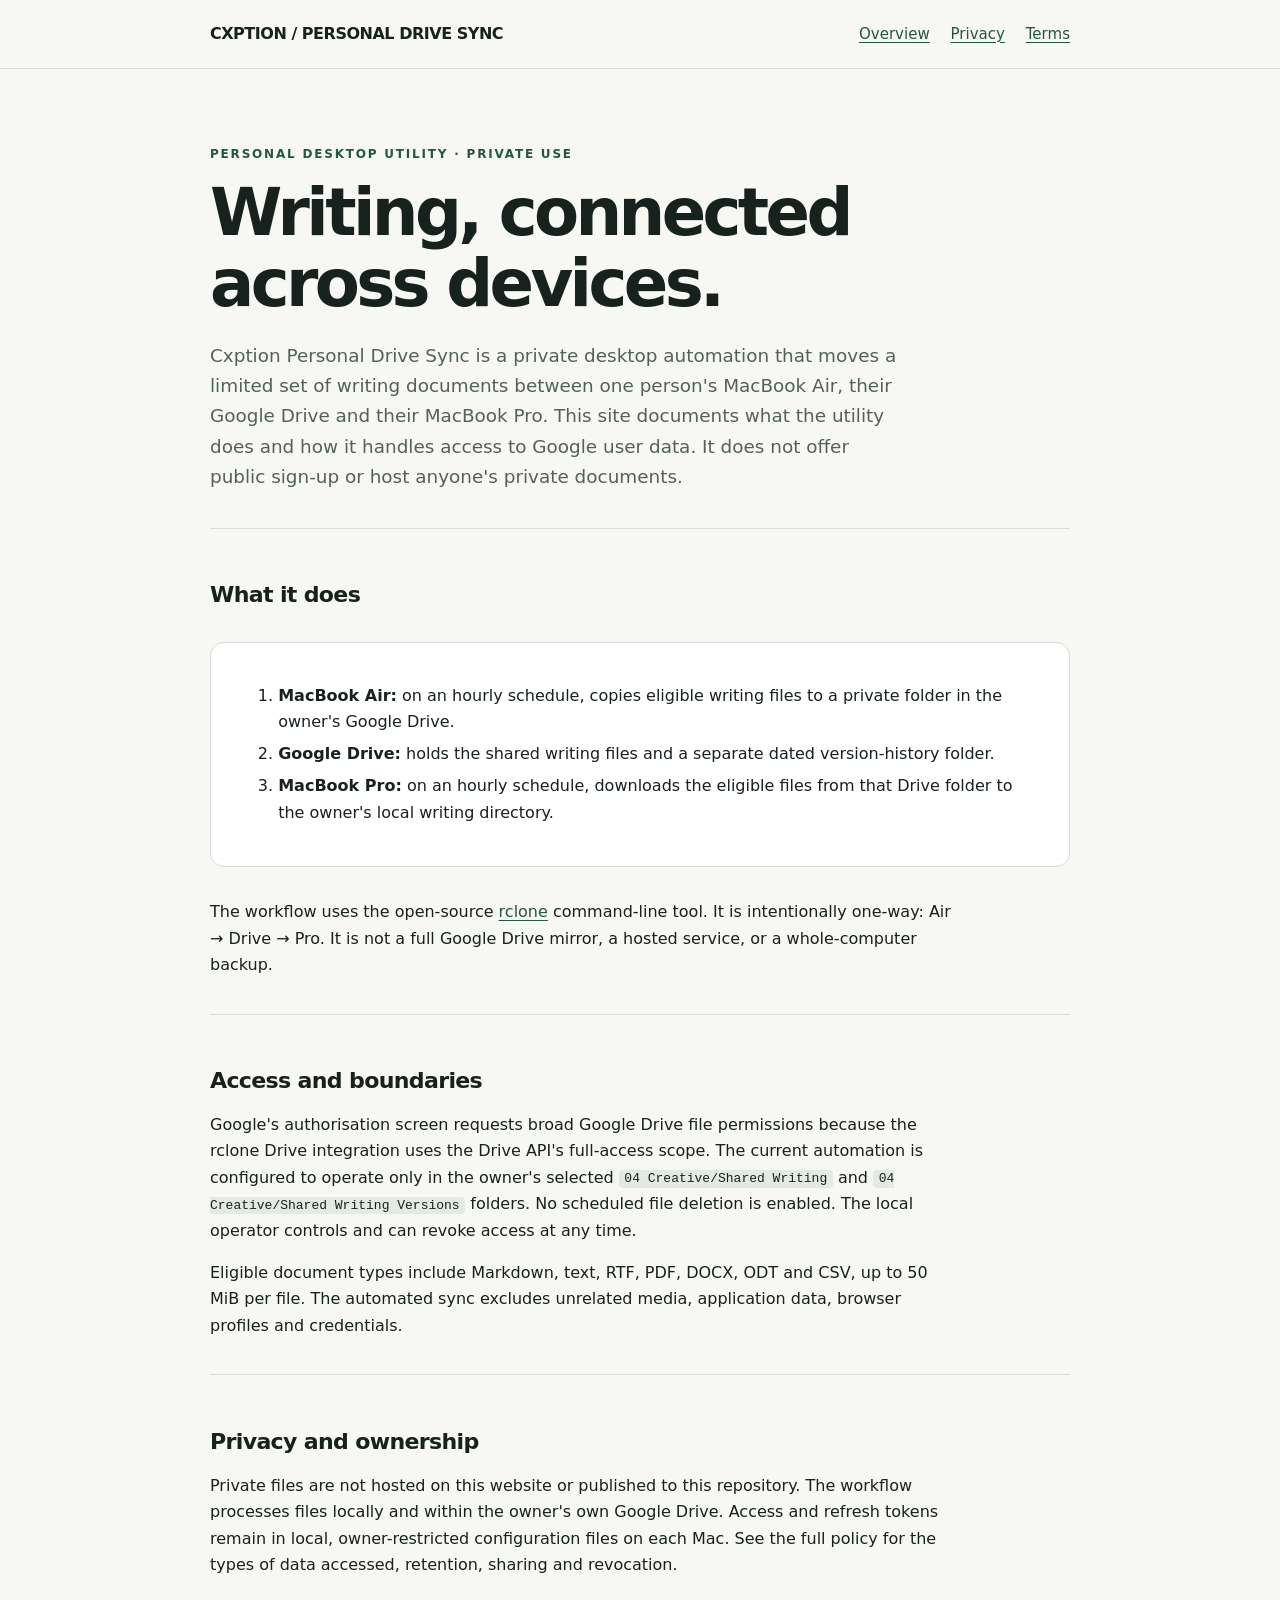
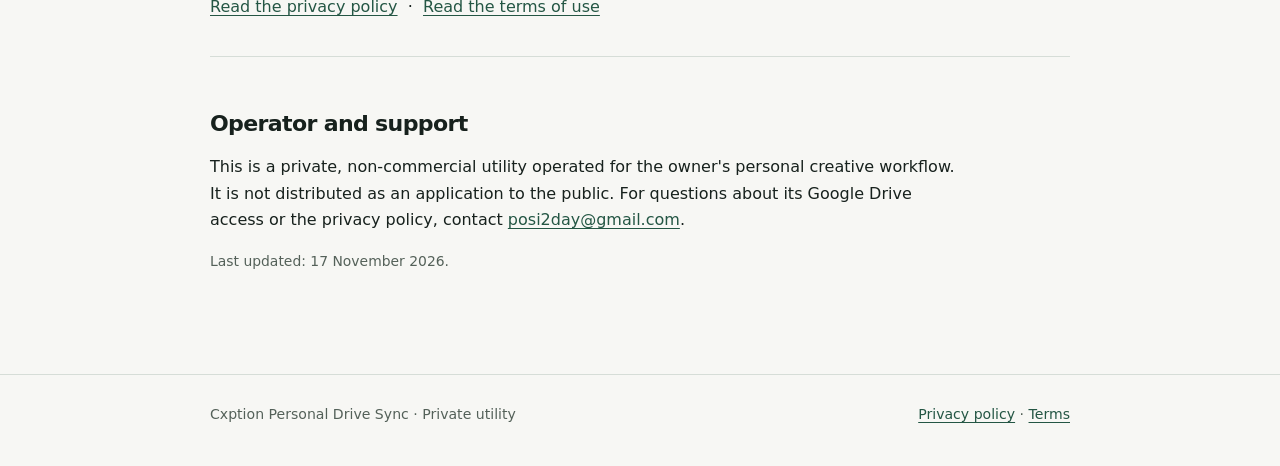
<file: index.html>
<!doctype html>
<html lang="en"><head><meta charset="utf-8"><meta name="viewport" content="width=device-width, initial-scale=1"><meta name="robots" content="index,follow"><meta name="description" content="Cxption Personal Drive Sync: a privately operated desktop workflow connecting a MacBook Air, Google Drive, and a MacBook Pro."><title>Cxption Personal Drive Sync</title><link rel="stylesheet" href="/styles.css"></head>
<body><header><nav class="shell" aria-label="Primary"><a class="brand" href="/">CXPTION / PERSONAL DRIVE SYNC</a><div class="links"><a href="/">Overview</a><a href="/privacy.html">Privacy</a><a href="/terms.html">Terms</a></div></nav></header>
<main class="shell"><p class="eyebrow">Personal desktop utility · Private use</p><h1>Writing, connected across devices.</h1><p class="intro">Cxption Personal Drive Sync is a private desktop automation that moves a limited set of writing documents between one person's MacBook Air, their Google Drive and their MacBook Pro. This site documents what the utility does and how it handles access to Google user data. It does not offer public sign-up or host anyone's private documents.</p>
<section class="section" aria-labelledby="function"><h2 id="function">What it does</h2><div class="panel"><ol><li><strong>MacBook Air:</strong> on an hourly schedule, copies eligible writing files to a private folder in the owner's Google Drive.</li><li><strong>Google Drive:</strong> holds the shared writing files and a separate dated version-history folder.</li><li><strong>MacBook Pro:</strong> on an hourly schedule, downloads the eligible files from that Drive folder to the owner's local writing directory.</li></ol></div><p>The workflow uses the open-source <a href="https://rclone.org/">rclone</a> command-line tool. It is intentionally one-way: Air → Drive → Pro. It is not a full Google Drive mirror, a hosted service, or a whole-computer backup.</p></section>
<section class="section" aria-labelledby="scope"><h2 id="scope">Access and boundaries</h2><p>Google's authorisation screen requests broad Google Drive file permissions because the rclone Drive integration uses the Drive API's full-access scope. The current automation is configured to operate only in the owner's selected <code>04 Creative/Shared Writing</code> and <code>04 Creative/Shared Writing Versions</code> folders. No scheduled file deletion is enabled. The local operator controls and can revoke access at any time.</p><p>Eligible document types include Markdown, text, RTF, PDF, DOCX, ODT and CSV, up to 50 MiB per file. The automated sync excludes unrelated media, application data, browser profiles and credentials.</p></section>
<section class="section" aria-labelledby="privacy"><h2 id="privacy">Privacy and ownership</h2><p>Private files are not hosted on this website or published to this repository. The workflow processes files locally and within the owner's own Google Drive. Access and refresh tokens remain in local, owner-restricted configuration files on each Mac. See the full policy for the types of data accessed, retention, sharing and revocation.</p><p><a href="/privacy.html">Read the privacy policy</a> &nbsp;·&nbsp; <a href="/terms.html">Read the terms of use</a></p></section>
<section class="section" aria-labelledby="operator"><h2 id="operator">Operator and support</h2><p>This is a private, non-commercial utility operated for the owner's personal creative workflow. It is not distributed as an application to the public. For questions about its Google Drive access or the privacy policy, contact <a href="mailto:posi2day@gmail.com">posi2day@gmail.com</a>.</p><p class="small">Last updated: 17 November 2026.</p></section></main><footer><div class="shell row"><span>Cxption Personal Drive Sync · Private utility</span><span><a href="/privacy.html">Privacy policy</a> · <a href="/terms.html">Terms</a></span></div></footer></body></html>
</file>
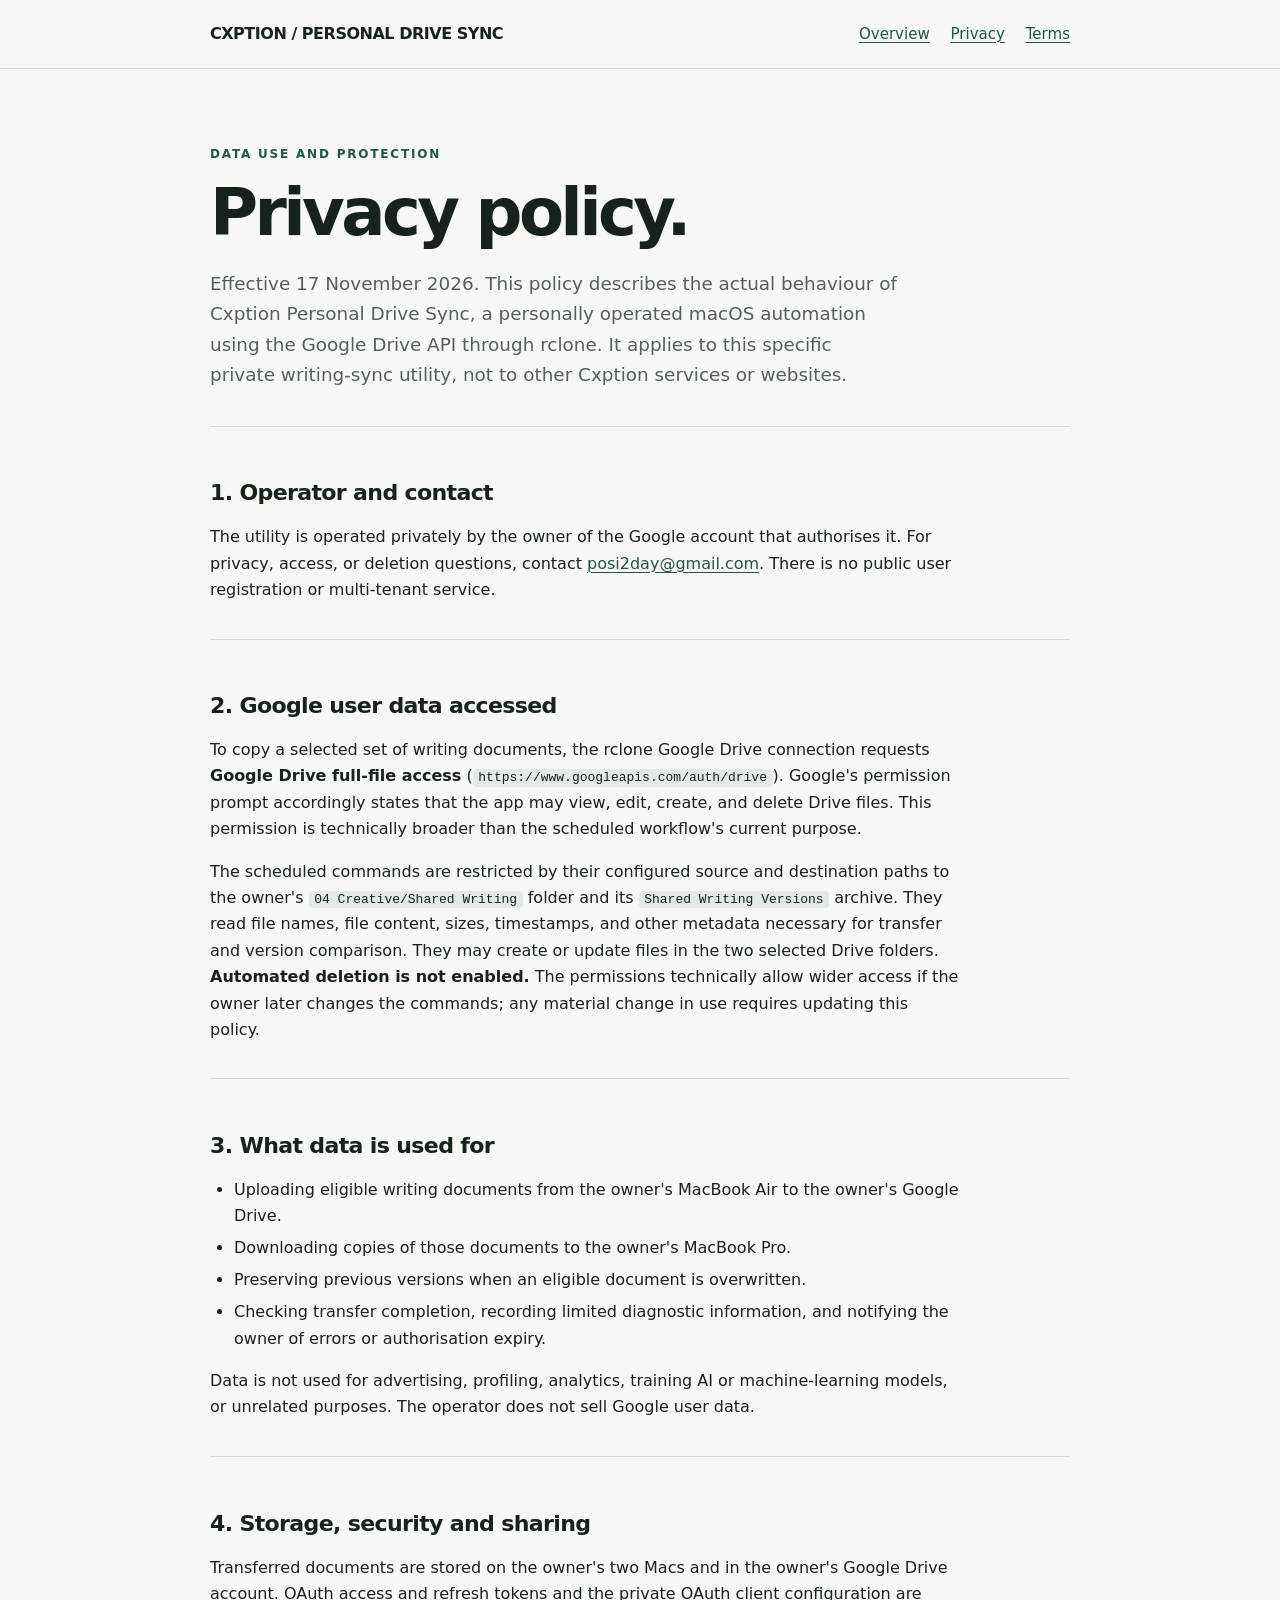
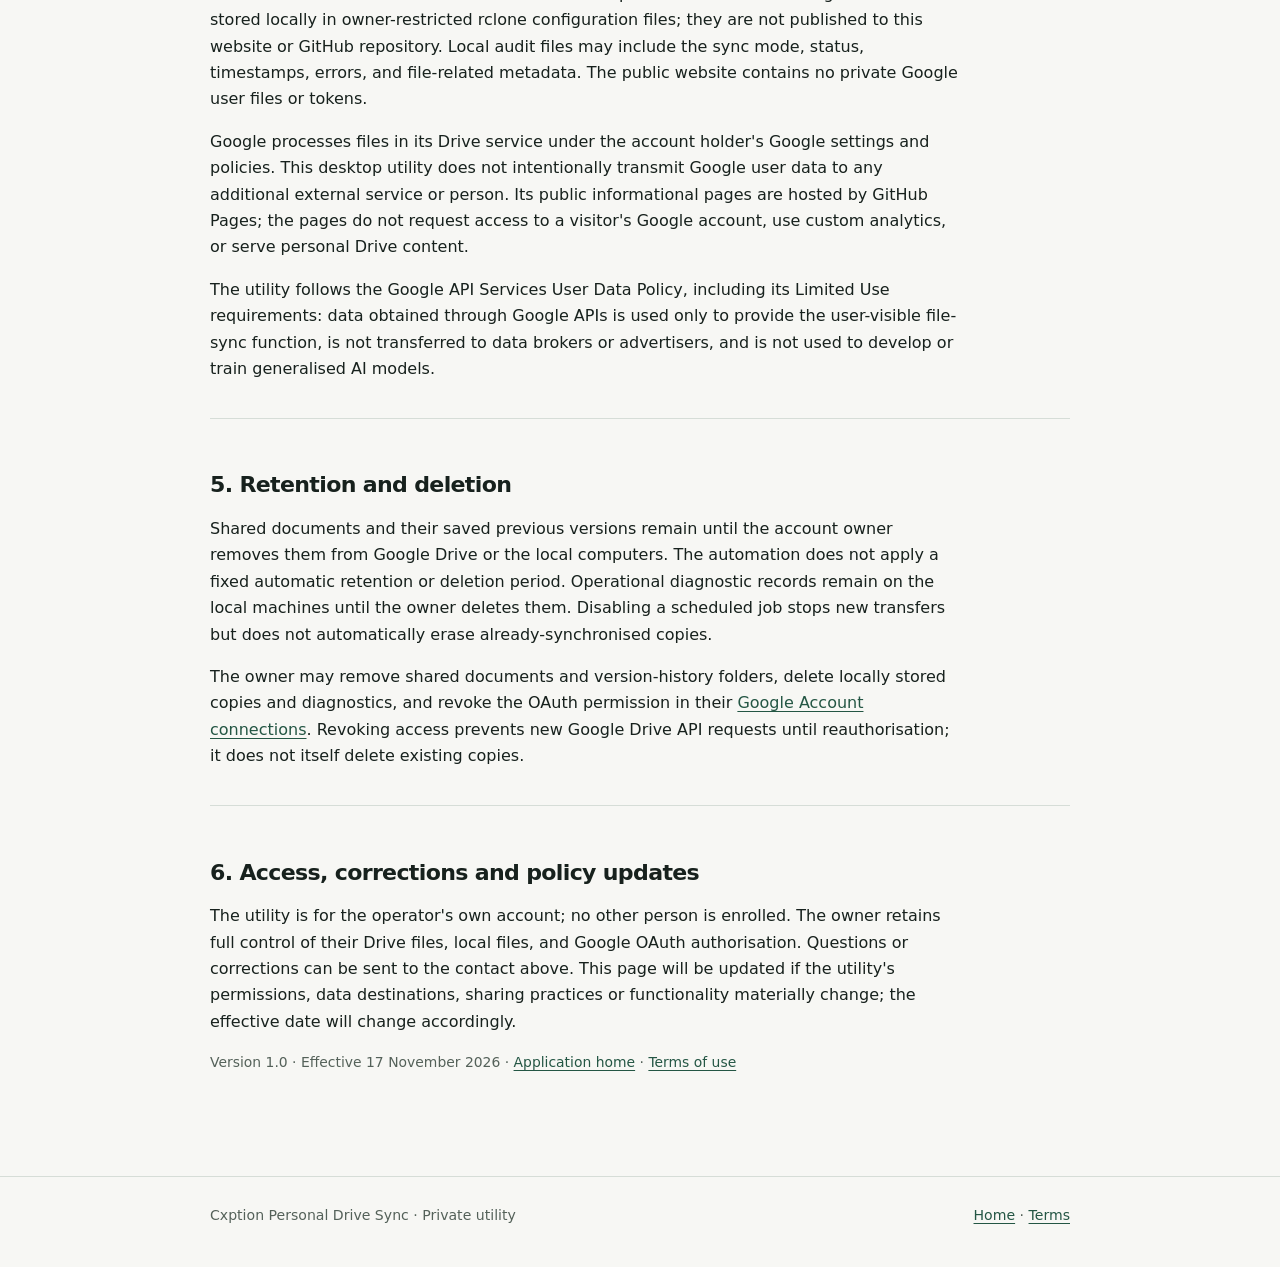
<file: privacy.html>
<!doctype html>
<html lang="en"><head><meta charset="utf-8"><meta name="viewport" content="width=device-width, initial-scale=1"><meta name="robots" content="index,follow"><meta name="description" content="Privacy policy for Cxption Personal Drive Sync, a private desktop utility using the Google Drive API."><title>Privacy Policy · Cxption Personal Drive Sync</title><link rel="stylesheet" href="/styles.css"></head>
<body><header><nav class="shell" aria-label="Primary"><a class="brand" href="/">CXPTION / PERSONAL DRIVE SYNC</a><div class="links"><a href="/">Overview</a><a href="/privacy.html" aria-current="page">Privacy</a><a href="/terms.html">Terms</a></div></nav></header>
<main class="shell"><p class="eyebrow">Data use and protection</p><h1>Privacy policy.</h1><p class="intro">Effective 17 November 2026. This policy describes the actual behaviour of Cxption Personal Drive Sync, a personally operated macOS automation using the Google Drive API through rclone. It applies to this specific private writing-sync utility, not to other Cxption services or websites.</p>
<section class="section"><h2>1. Operator and contact</h2><p>The utility is operated privately by the owner of the Google account that authorises it. For privacy, access, or deletion questions, contact <a href="mailto:posi2day@gmail.com">posi2day@gmail.com</a>. There is no public user registration or multi-tenant service.</p></section>
<section class="section"><h2>2. Google user data accessed</h2><p>To copy a selected set of writing documents, the rclone Google Drive connection requests <strong>Google Drive full-file access</strong> (<code>https://www.googleapis.com/auth/drive</code>). Google's permission prompt accordingly states that the app may view, edit, create, and delete Drive files. This permission is technically broader than the scheduled workflow's current purpose.</p><p>The scheduled commands are restricted by their configured source and destination paths to the owner's <code>04 Creative/Shared Writing</code> folder and its <code>Shared Writing Versions</code> archive. They read file names, file content, sizes, timestamps, and other metadata necessary for transfer and version comparison. They may create or update files in the two selected Drive folders. <strong>Automated deletion is not enabled.</strong> The permissions technically allow wider access if the owner later changes the commands; any material change in use requires updating this policy.</p></section>
<section class="section"><h2>3. What data is used for</h2><ul><li>Uploading eligible writing documents from the owner's MacBook Air to the owner's Google Drive.</li><li>Downloading copies of those documents to the owner's MacBook Pro.</li><li>Preserving previous versions when an eligible document is overwritten.</li><li>Checking transfer completion, recording limited diagnostic information, and notifying the owner of errors or authorisation expiry.</li></ul><p>Data is not used for advertising, profiling, analytics, training AI or machine-learning models, or unrelated purposes. The operator does not sell Google user data.</p></section>
<section class="section"><h2>4. Storage, security and sharing</h2><p>Transferred documents are stored on the owner's two Macs and in the owner's Google Drive account. OAuth access and refresh tokens and the private OAuth client configuration are stored locally in owner-restricted rclone configuration files; they are not published to this website or GitHub repository. Local audit files may include the sync mode, status, timestamps, errors, and file-related metadata. The public website contains no private Google user files or tokens.</p><p>Google processes files in its Drive service under the account holder's Google settings and policies. This desktop utility does not intentionally transmit Google user data to any additional external service or person. Its public informational pages are hosted by GitHub Pages; the pages do not request access to a visitor's Google account, use custom analytics, or serve personal Drive content.</p><p>The utility follows the Google API Services User Data Policy, including its Limited Use requirements: data obtained through Google APIs is used only to provide the user-visible file-sync function, is not transferred to data brokers or advertisers, and is not used to develop or train generalised AI models.</p></section>
<section class="section"><h2>5. Retention and deletion</h2><p>Shared documents and their saved previous versions remain until the account owner removes them from Google Drive or the local computers. The automation does not apply a fixed automatic retention or deletion period. Operational diagnostic records remain on the local machines until the owner deletes them. Disabling a scheduled job stops new transfers but does not automatically erase already-synchronised copies.</p><p>The owner may remove shared documents and version-history folders, delete locally stored copies and diagnostics, and revoke the OAuth permission in their <a href="https://myaccount.google.com/connections">Google Account connections</a>. Revoking access prevents new Google Drive API requests until reauthorisation; it does not itself delete existing copies.</p></section>
<section class="section"><h2>6. Access, corrections and policy updates</h2><p>The utility is for the operator's own account; no other person is enrolled. The owner retains full control of their Drive files, local files, and Google OAuth authorisation. Questions or corrections can be sent to the contact above. This page will be updated if the utility's permissions, data destinations, sharing practices or functionality materially change; the effective date will change accordingly.</p></section>
<p class="small">Version 1.0 · Effective 17 November 2026 · <a href="/">Application home</a> · <a href="/terms.html">Terms of use</a></p>
</main><footer><div class="shell row"><span>Cxption Personal Drive Sync · Private utility</span><span><a href="/">Home</a> · <a href="/terms.html">Terms</a></span></div></footer></body></html>
</file>
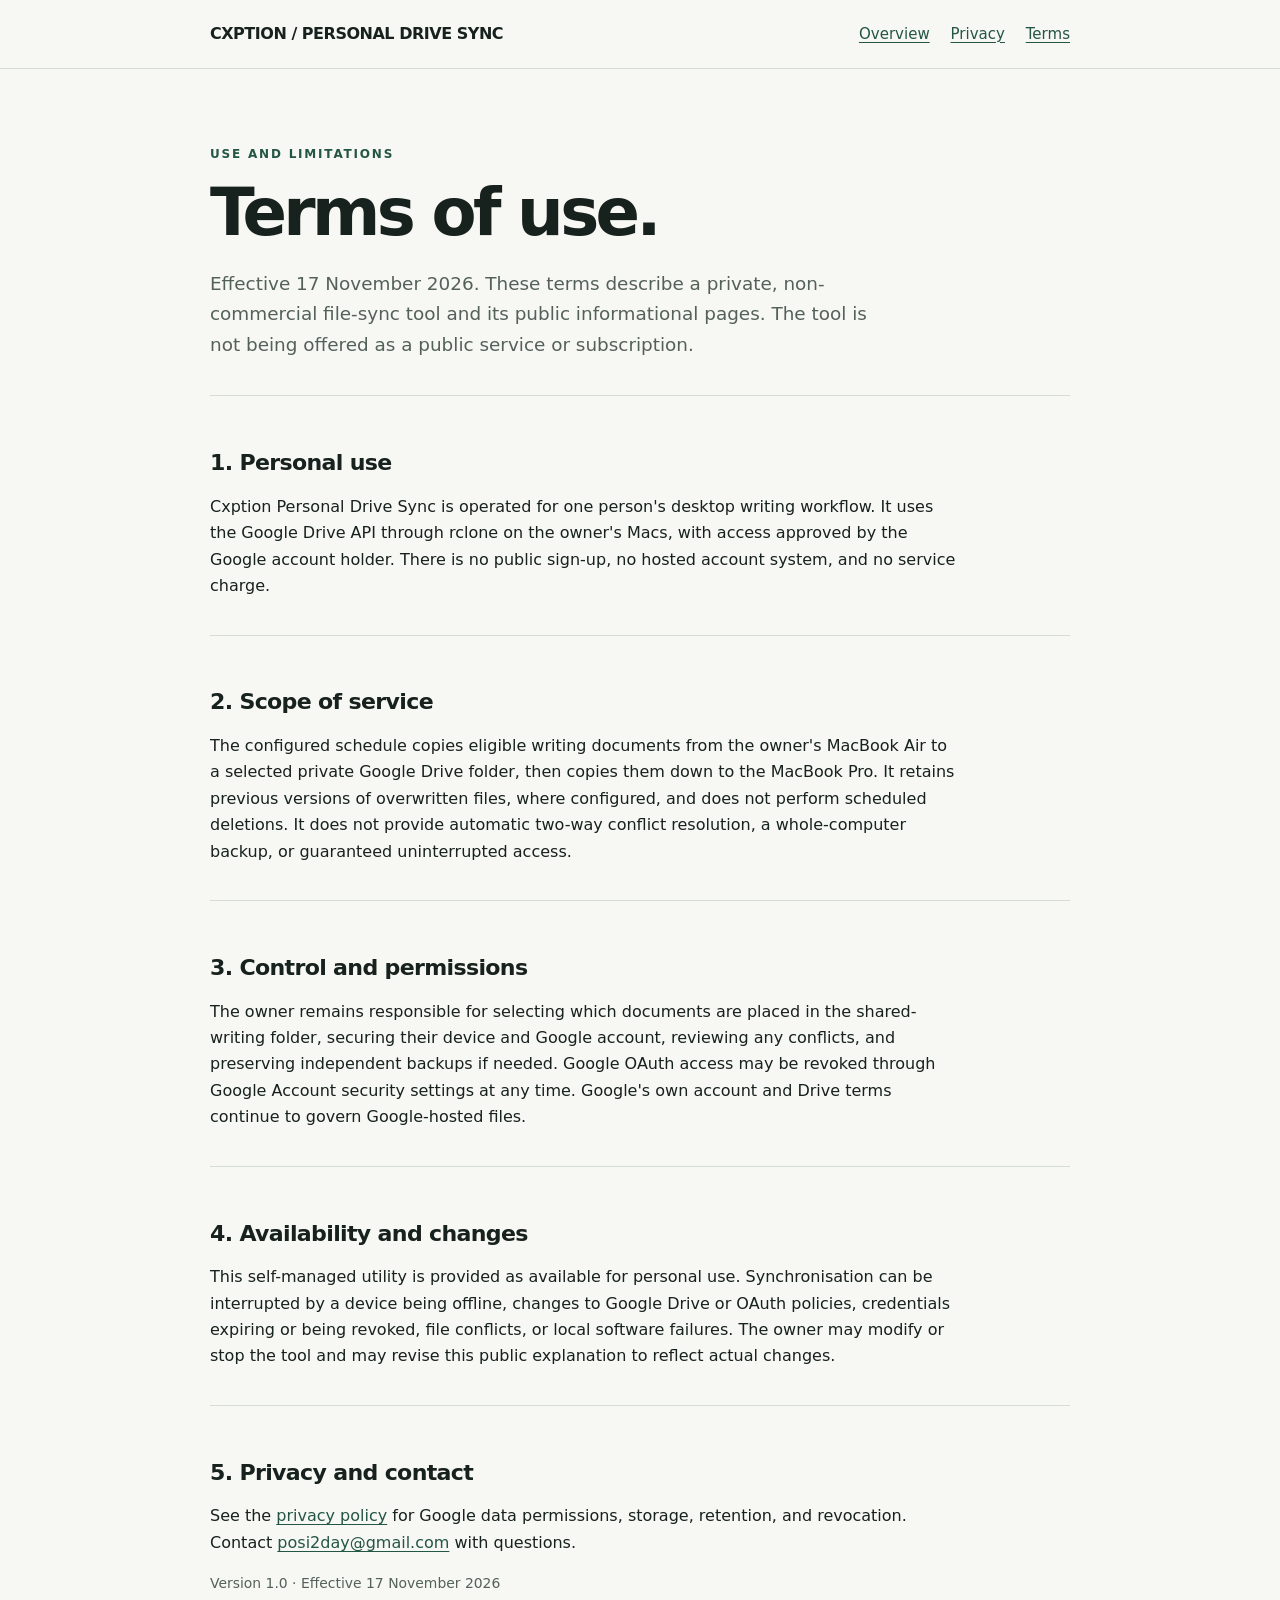
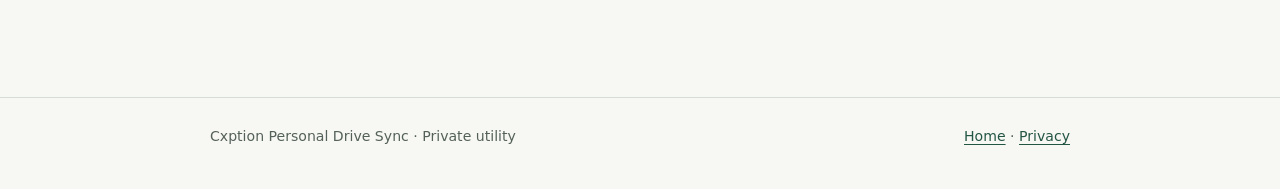
<file: terms.html>
<!doctype html>
<html lang="en"><head><meta charset="utf-8"><meta name="viewport" content="width=device-width, initial-scale=1"><meta name="robots" content="index,follow"><meta name="description" content="Terms of use for Cxption Personal Drive Sync, a private desktop Google Drive writing utility."><title>Terms · Cxption Personal Drive Sync</title><link rel="stylesheet" href="/styles.css"></head>
<body><header><nav class="shell" aria-label="Primary"><a class="brand" href="/">CXPTION / PERSONAL DRIVE SYNC</a><div class="links"><a href="/">Overview</a><a href="/privacy.html">Privacy</a><a href="/terms.html" aria-current="page">Terms</a></div></nav></header>
<main class="shell"><p class="eyebrow">Use and limitations</p><h1>Terms of use.</h1><p class="intro">Effective 17 November 2026. These terms describe a private, non-commercial file-sync tool and its public informational pages. The tool is not being offered as a public service or subscription.</p>
<section class="section"><h2>1. Personal use</h2><p>Cxption Personal Drive Sync is operated for one person's desktop writing workflow. It uses the Google Drive API through rclone on the owner's Macs, with access approved by the Google account holder. There is no public sign-up, no hosted account system, and no service charge.</p></section>
<section class="section"><h2>2. Scope of service</h2><p>The configured schedule copies eligible writing documents from the owner's MacBook Air to a selected private Google Drive folder, then copies them down to the MacBook Pro. It retains previous versions of overwritten files, where configured, and does not perform scheduled deletions. It does not provide automatic two-way conflict resolution, a whole-computer backup, or guaranteed uninterrupted access.</p></section>
<section class="section"><h2>3. Control and permissions</h2><p>The owner remains responsible for selecting which documents are placed in the shared-writing folder, securing their device and Google account, reviewing any conflicts, and preserving independent backups if needed. Google OAuth access may be revoked through Google Account security settings at any time. Google's own account and Drive terms continue to govern Google-hosted files.</p></section>
<section class="section"><h2>4. Availability and changes</h2><p>This self-managed utility is provided as available for personal use. Synchronisation can be interrupted by a device being offline, changes to Google Drive or OAuth policies, credentials expiring or being revoked, file conflicts, or local software failures. The owner may modify or stop the tool and may revise this public explanation to reflect actual changes.</p></section>
<section class="section"><h2>5. Privacy and contact</h2><p>See the <a href="/privacy.html">privacy policy</a> for Google data permissions, storage, retention, and revocation. Contact <a href="mailto:posi2day@gmail.com">posi2day@gmail.com</a> with questions.</p></section>
<p class="small">Version 1.0 · Effective 17 November 2026</p>
</main><footer><div class="shell row"><span>Cxption Personal Drive Sync · Private utility</span><span><a href="/">Home</a> · <a href="/privacy.html">Privacy</a></span></div></footer></body></html>
</file>
<file: styles.css>
:root{color-scheme:light dark;--bg:#f7f7f4;--ink:#17211d;--muted:#546159;--line:#d6ddd7;--panel:#fff;--accent:#245644}*{box-sizing:border-box}html{scroll-behavior:smooth}body{margin:0;background:var(--bg);color:var(--ink);font-family:ui-sans-serif,system-ui,-apple-system,BlinkMacSystemFont,"Segoe UI",sans-serif;line-height:1.65}a{color:var(--accent);text-decoration-thickness:1px;text-underline-offset:3px}a:focus-visible{outline:3px solid var(--accent);outline-offset:3px}.shell{width:min(860px,calc(100% - 2.5rem));margin-inline:auto}header{padding:1.3rem 0;border-bottom:1px solid var(--line)}nav{display:flex;align-items:center;justify-content:space-between;gap:1rem;flex-wrap:wrap}nav .brand{color:var(--ink);font-weight:750;text-decoration:none;letter-spacing:-.03em}nav .links{display:flex;gap:1.3rem;flex-wrap:wrap;font-size:.94rem}main{padding:4rem 0 5.5rem}.eyebrow{text-transform:uppercase;letter-spacing:.15em;font-size:.75rem;font-weight:750;color:var(--accent)}h1{font-size:clamp(2.35rem,6vw,4.1rem);line-height:1.09;letter-spacing:-.055em;margin:.7rem 0 1.3rem;max-width:740px}h2{font-size:1.38rem;letter-spacing:-.03em;line-height:1.3;margin:2.2rem 0 .75rem}h3{font-size:1.05rem;letter-spacing:-.015em;margin:1.4rem 0 .4rem}.intro{font-size:1.15rem;max-width:690px;color:var(--muted)}p,li{max-width:750px}.section{border-top:1px solid var(--line);padding-top:1.1rem;margin-top:2.2rem}.panel{background:var(--panel);border:1px solid var(--line);border-radius:14px;padding:1.5rem 1.7rem;margin:2rem 0}.small{font-size:.87rem;color:var(--muted)}footer{border-top:1px solid var(--line);padding:1.7rem 0 2.5rem;color:var(--muted);font-size:.88rem}footer .row{display:flex;justify-content:space-between;gap:1rem;flex-wrap:wrap}code{background:rgba(31,100,65,.09);border-radius:4px;padding:.08rem .35rem;word-break:break-word}ul{padding-left:1.5rem}li{margin-bottom:.35rem}@media(prefers-color-scheme:dark){:root{--bg:#101713;--ink:#edf2ed;--muted:#b1bdb5;--line:#32453a;--panel:#19231d;--accent:#a2e0b9}}
</file>
